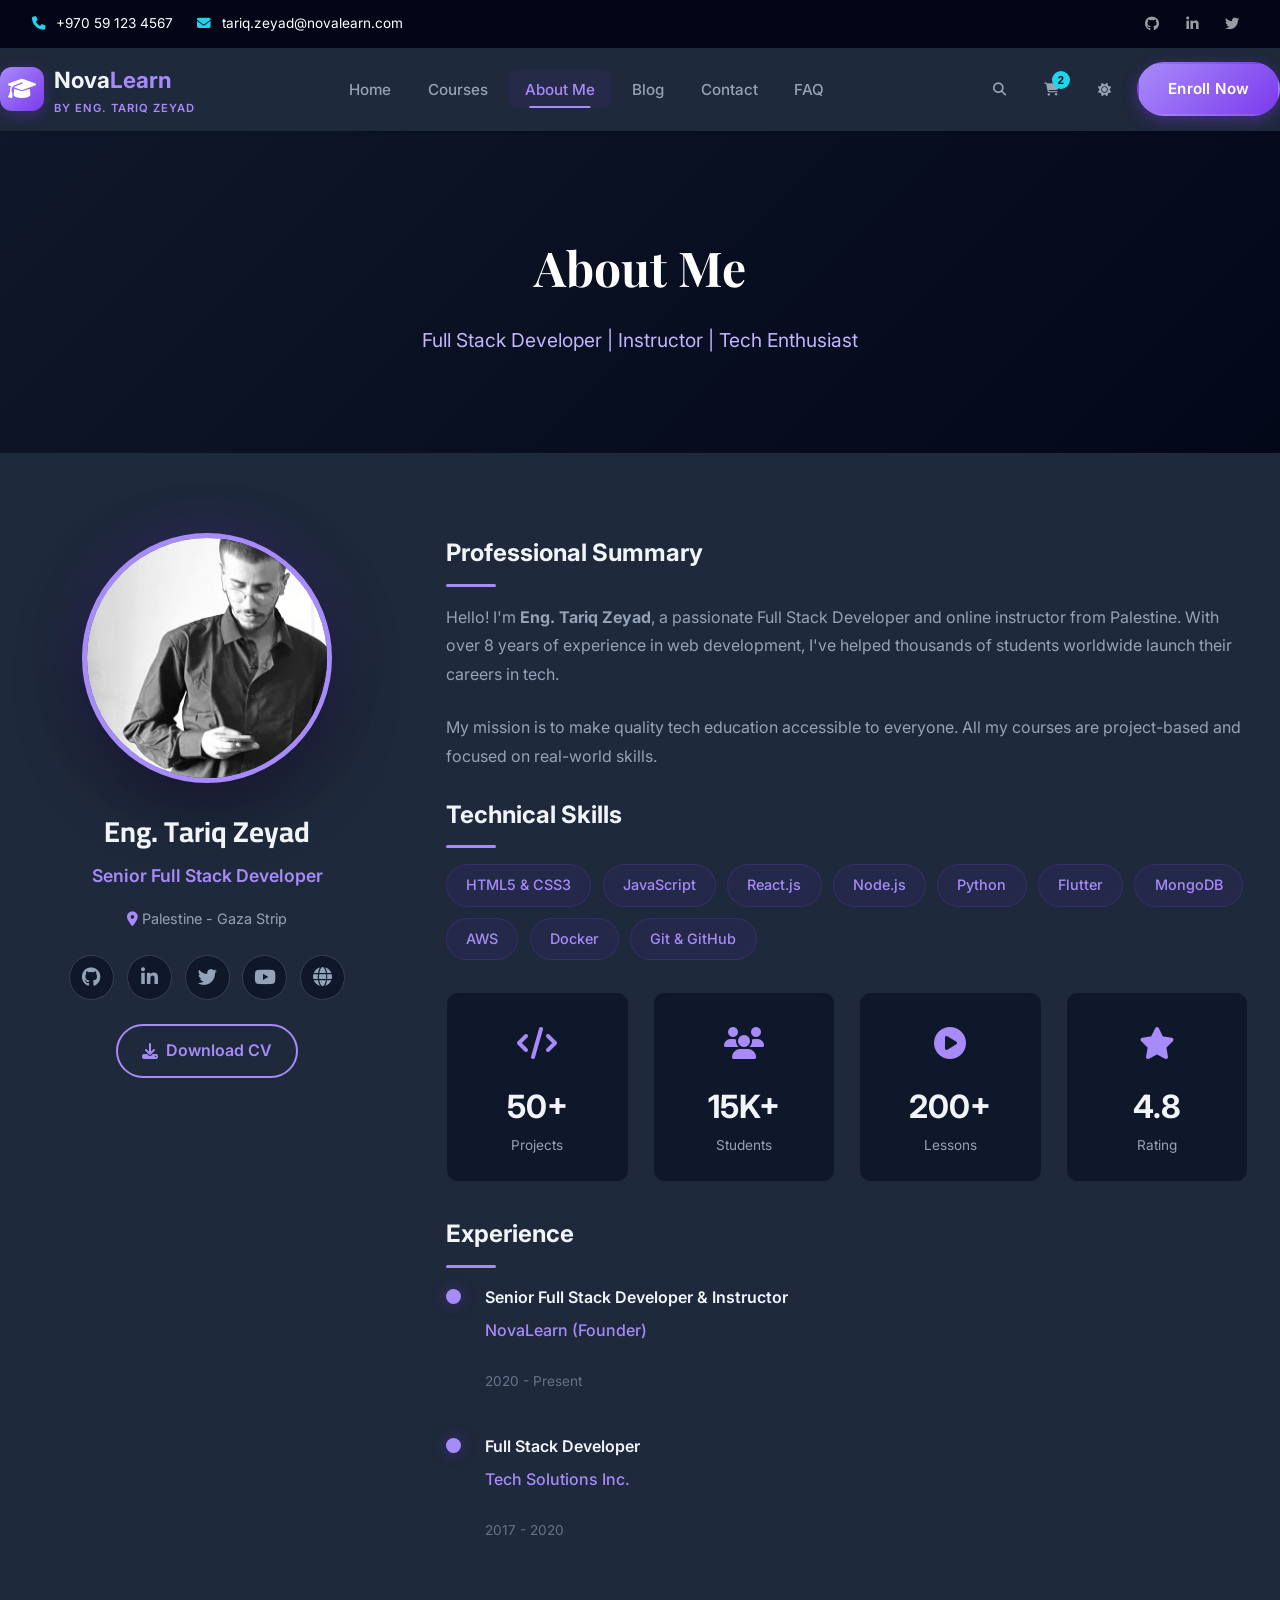
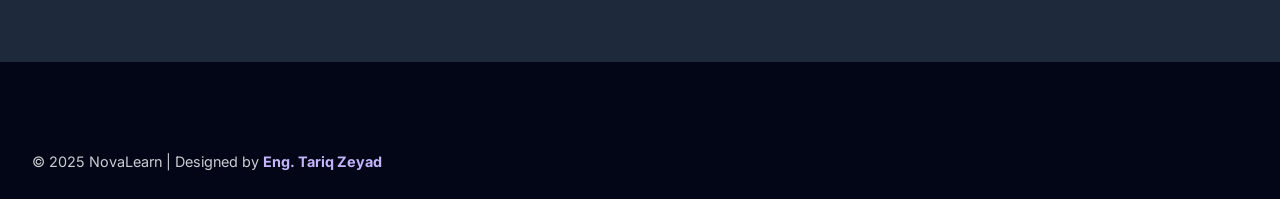
<file: about.html>
<!DOCTYPE html>
<html lang="en" dir="ltr" data-theme="dark">
<head>
  <meta charset="UTF-8">
  <meta name="viewport" content="width=device-width, initial-scale=1.0">
  <meta name="description" content="Eng. Tariq Zeyad - Senior Full Stack Developer from Palestine. 8+ years experience in web development and online education.">
  <title>About Eng. Tariq Zeyad | NovaLearn</title>
  
  <link rel="stylesheet" href="https://cdnjs.cloudflare.com/ajax/libs/font-awesome/6.5.1/css/all.min.css">
  <link href="https://fonts.googleapis.com/css2?family=Inter:wght@300;400;500;600;700;800&family=Playfair+Display:wght@500;600;700&family=Cairo:wght@400;600;700&display=swap" rel="stylesheet">
  <link rel="stylesheet" href="css/styles.css">
</head>
<body>
  <!-- TOP BAR -->
  <div class="top-bar">
    <div class="container">
      <div class="top-bar-left">
        <span><i class="fas fa-phone"></i> +970 59 123 4567</span>
        <span><i class="fas fa-envelope"></i> tariq.zeyad@novalearn.com</span>
      </div>
      <div class="top-bar-right">
        <a href="#"><i class="fab fa-github"></i></a>
        <a href="#"><i class="fab fa-linkedin-in"></i></a>
        <a href="#"><i class="fab fa-twitter"></i></a>
      </div>
    </div>
  </div>

  <!-- HEADER -->
  <header class="page-header" id="header">
    <div class="container header-inner">
      <a href="index.html" class="logo">
        <div class="logo-icon"><i class="fas fa-graduation-cap"></i></div>
        <div class="logo-text">
          <span class="logo-name">Nova<span class="highlight">Learn</span></span>
          <span class="logo-tagline">by Eng. Tariq Zeyad</span>
        </div>
      </a>
      <nav class="main-nav" id="mainNav">
        <ul class="nav-list">
          <li><a href="index.html" class="nav-link">Home</a></li>
          <li><a href="courses.html" class="nav-link">Courses</a></li>
          <li><a href="about.html" class="nav-link active">About Me</a></li>
          <li><a href="blog.html" class="nav-link">Blog</a></li>
          <li><a href="contact.html" class="nav-link">Contact</a></li>
          <li><a href="faq.html" class="nav-link">FAQ</a></li>
        </ul>
      </nav>
      <div class="header-actions">
        <button class="btn-icon search-trigger"><i class="fas fa-search"></i></button>
        <button class="btn-icon"><i class="fas fa-shopping-cart"></i><span class="cart-badge">2</span></button>
        <button class="btn-icon" id="themeToggle"><i class="fas fa-sun"></i></button>
        <a href="enroll.html" class="btn btn-primary">Enroll Now</a>
        <button class="mobile-menu-toggle"><i class="fas fa-bars"></i></button>
      </div>
    </div>
  </header>

  <main>
    <!-- ABOUT HERO -->
    <section class="about-hero">
      <div class="container">
        <h1>About Me</h1>
        <p class="subtitle">Full Stack Developer | Instructor | Tech Enthusiast</p>
      </div>
    </section>

    <!-- PROFILE -->
    <section class="about-profile-section">
      <div class="container">
        <div class="profile-grid">
          <div class="profile-sidebar">
            <img src="Me.jpg" alt="Eng. Tariq Zeyad" class="profile-avatar" onerror="this.src='https://ui-avatars.com/api/?name=Tariq+Zeyad&size=300&background=7c3aed&color=fff&bold=true'">
            <h2>Eng. Tariq Zeyad</h2>
            <p class="title">Senior Full Stack Developer</p>
            <p class="location"><i class="fas fa-map-marker-alt"></i> Palestine - Gaza Strip</p>
            <div class="profile-social-links">
              <a href="#" title="GitHub"><i class="fab fa-github"></i></a>
              <a href="#" title="LinkedIn"><i class="fab fa-linkedin-in"></i></a>
              <a href="#" title="Twitter"><i class="fab fa-twitter"></i></a>
              <a href="#" title="YouTube"><i class="fab fa-youtube"></i></a>
              <a href="#" title="Website"><i class="fas fa-globe"></i></a>
            </div>
            <a href="#" class="profile-download-btn"><i class="fas fa-download"></i> Download CV</a>
          </div>
          <div class="profile-main">
            <h3>Professional Summary</h3>
            <p>Hello! I'm <strong>Eng. Tariq Zeyad</strong>, a passionate Full Stack Developer and online instructor from Palestine. With over 8 years of experience in web development, I've helped thousands of students worldwide launch their careers in tech.</p>
            <p>My mission is to make quality tech education accessible to everyone. All my courses are project-based and focused on real-world skills.</p>
            
            <h3>Technical Skills</h3>
            <div class="skills-grid">
              <span class="skill-tag">HTML5 & CSS3</span>
              <span class="skill-tag">JavaScript</span>
              <span class="skill-tag">React.js</span>
              <span class="skill-tag">Node.js</span>
              <span class="skill-tag">Python</span>
              <span class="skill-tag">Flutter</span>
              <span class="skill-tag">MongoDB</span>
              <span class="skill-tag">AWS</span>
              <span class="skill-tag">Docker</span>
              <span class="skill-tag">Git & GitHub</span>
            </div>
            
            <div class="stats-cards">
              <div class="stat-card"><div class="stat-icon"><i class="fas fa-code"></i></div><div class="stat-value">50+</div><div class="stat-title">Projects</div></div>
              <div class="stat-card"><div class="stat-icon"><i class="fas fa-users"></i></div><div class="stat-value">15K+</div><div class="stat-title">Students</div></div>
              <div class="stat-card"><div class="stat-icon"><i class="fas fa-play-circle"></i></div><div class="stat-value">200+</div><div class="stat-title">Lessons</div></div>
              <div class="stat-card"><div class="stat-icon"><i class="fas fa-star"></i></div><div class="stat-value">4.8</div><div class="stat-title">Rating</div></div>
            </div>
            
            <h3>Experience</h3>
            <div class="timeline-item">
              <div class="timeline-dot"></div>
              <div class="timeline-content">
                <h4>Senior Full Stack Developer & Instructor</h4>
                <p class="company">NovaLearn (Founder)</p>
                <p class="period">2020 - Present</p>
              </div>
            </div>
            <div class="timeline-item">
              <div class="timeline-dot"></div>
              <div class="timeline-content">
                <h4>Full Stack Developer</h4>
                <p class="company">Tech Solutions Inc.</p>
                <p class="period">2017 - 2020</p>
              </div>
            </div>
          </div>
        </div>
      </div>
    </section>
  </main>

  <!-- FOOTER -->
  <footer class="main-footer">
    <div class="container">
      <div class="footer-bottom" style="border:none;"><p>&copy; 2025 NovaLearn | Designed by <strong>Eng. Tariq Zeyad</strong></p></div>
    </div>
  </footer>

  <div class="search-overlay" id="searchOverlay">
    <div class="search-container">
      <input type="text" placeholder="Search..." class="search-input">
      <button class="search-close"><i class="fas fa-times"></i></button>
    </div>
  </div>
  
  <button class="back-to-top" id="backToTop"><i class="fas fa-chevron-up"></i></button>
  <script src="js/main.js"></script>
</body>
</html>
</file>
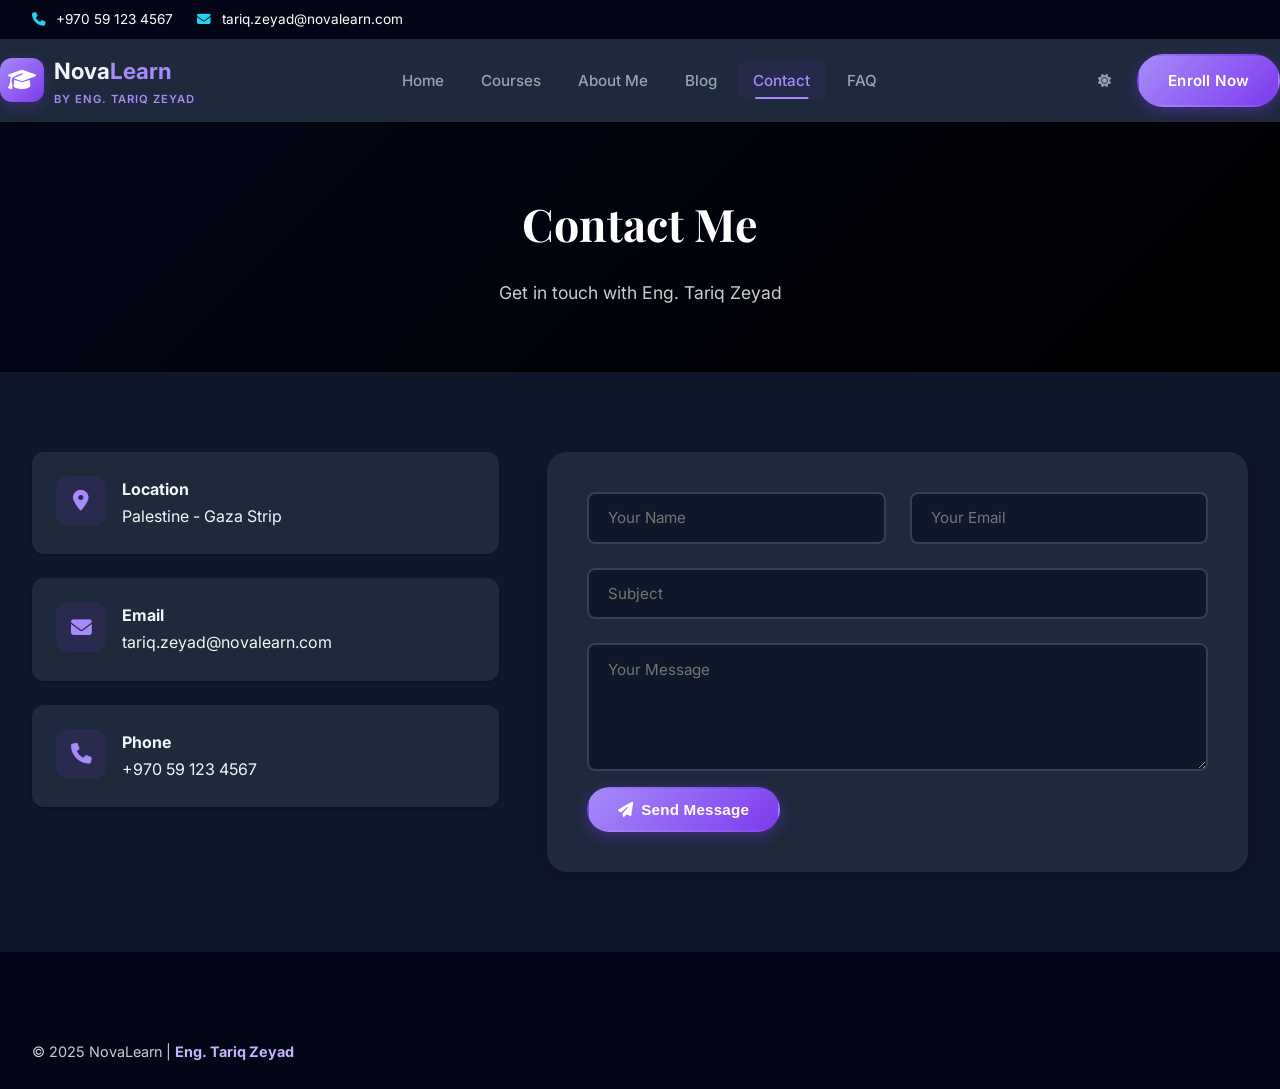
<file: contact.html>
<!DOCTYPE html>
<html lang="en" dir="ltr" data-theme="dark">
<head>
  <meta charset="UTF-8">
  <meta name="viewport" content="width=device-width, initial-scale=1.0">
  <meta name="description" content="Contact Eng. Tariq Zeyad - Full Stack Developer from Palestine. Available for freelance projects.">
  <title>Contact | NovaLearn </title>
  
  <link rel="stylesheet" href="https://cdnjs.cloudflare.com/ajax/libs/font-awesome/6.5.1/css/all.min.css">
  <link href="https://fonts.googleapis.com/css2?family=Inter:wght@300;400;500;600;700;800&family=Playfair+Display:wght@500;600;700&family=Cairo:wght@400;600;700&display=swap" rel="stylesheet">
  <link rel="stylesheet" href="css/styles.css">
</head>
<body>
  <div class="top-bar"><div class="container"><div class="top-bar-left"><span><i class="fas fa-phone"></i> +970 59 123 4567</span><span><i class="fas fa-envelope"></i> tariq.zeyad@novalearn.com</span></div></div></div>
  
  <header class="page-header" id="header">
    <div class="container header-inner">
      <a href="index.html" class="logo"><div class="logo-icon"><i class="fas fa-graduation-cap"></i></div><div class="logo-text"><span class="logo-name">Nova<span class="highlight">Learn</span></span><span class="logo-tagline">by Eng. Tariq Zeyad</span></div></a>
      <nav class="main-nav" id="mainNav">
        <ul class="nav-list">
          <li><a href="index.html" class="nav-link">Home</a></li>
          <li><a href="courses.html" class="nav-link">Courses</a></li>
          <li><a href="about.html" class="nav-link">About Me</a></li>
          <li><a href="blog.html" class="nav-link">Blog</a></li>
          <li><a href="contact.html" class="nav-link active">Contact</a></li>
          <li><a href="faq.html" class="nav-link">FAQ</a></li>
        </ul>
      </nav>
      <div class="header-actions">
        <button class="btn-icon" id="themeToggle"><i class="fas fa-sun"></i></button>
        <a href="enroll.html" class="btn btn-primary">Enroll Now</a>
        <button class="mobile-menu-toggle"><i class="fas fa-bars"></i></button>
      </div>
    </div>
  </header>

  <main>
    <section class="page-header-section"><div class="container"><h1>Contact Me</h1><p>Get in touch with Eng. Tariq Zeyad</p></div></section>
    
    <section class="contact-section">
      <div class="container">
        <div class="contact-grid">
          <div class="contact-info-cards">
            <div class="contact-info-card"><div class="icon"><i class="fas fa-map-marker-alt"></i></div><div><h4>Location</h4><p>Palestine - Gaza Strip</p></div></div>
            <div class="contact-info-card"><div class="icon"><i class="fas fa-envelope"></i></div><div><h4>Email</h4><p>tariq.zeyad@novalearn.com</p></div></div>
            <div class="contact-info-card"><div class="icon"><i class="fas fa-phone"></i></div><div><h4>Phone</h4><p>+970 59 123 4567</p></div></div>
          </div>
          <div class="contact-form-wrapper">
            <form>
              <div class="form-grid">
                <div class="form-group"><input type="text" placeholder="Your Name" required></div>
                <div class="form-group"><input type="email" placeholder="Your Email" required></div>
                <div class="form-group full-width"><input type="text" placeholder="Subject"></div>
                <div class="form-group full-width"><textarea rows="5" placeholder="Your Message" required></textarea></div>
              </div>
              <button type="submit" class="btn btn-primary" style="margin-top:1rem;"><i class="fas fa-paper-plane"></i> Send Message</button>
            </form>
          </div>
        </div>
      </div>
    </section>
  </main>

  <footer class="main-footer"><div class="container"><div class="footer-bottom" style="border:none;"><p>&copy; 2025 NovaLearn | <strong>Eng. Tariq Zeyad</strong></p></div></div></footer>
  <button class="back-to-top" id="backToTop"><i class="fas fa-chevron-up"></i></button>
  <script src="js/main.js"></script>
</body>
</html>
</file>
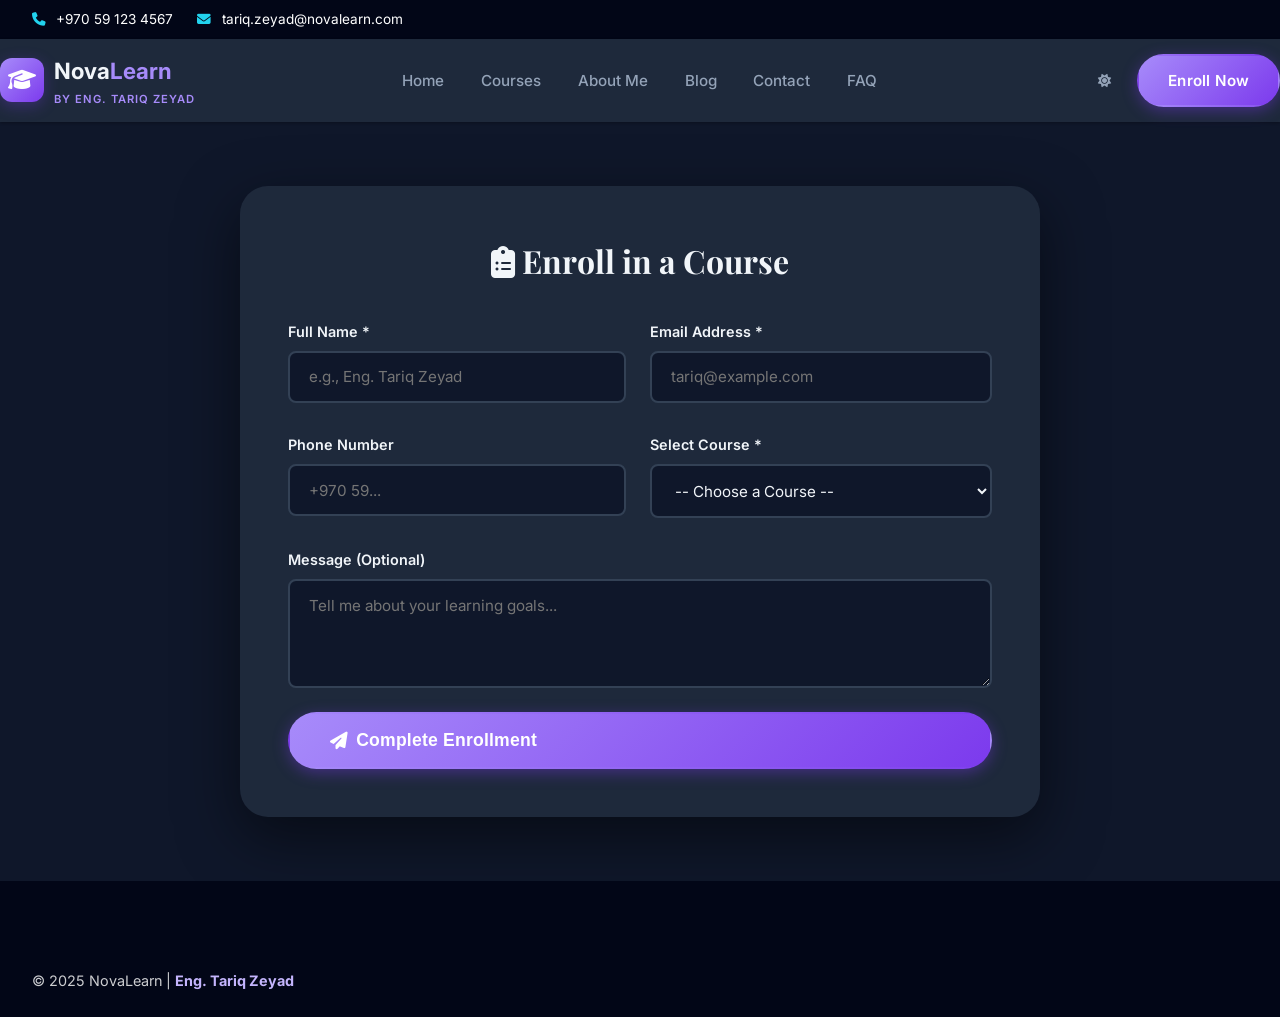
<file: enroll.html>
<!DOCTYPE html>
<html lang="en" dir="ltr" data-theme="dark">
<head>
  <meta charset="UTF-8">
  <meta name="viewport" content="width=device-width, initial-scale=1.0">
  <meta name="description" content="Enroll in premium online courses by Eng. Tariq Zeyad. Start your learning journey today.">
  <title>Enroll | NovaLearn </title>
  
  <link rel="stylesheet" href="https://cdnjs.cloudflare.com/ajax/libs/font-awesome/6.5.1/css/all.min.css">
  <link href="https://fonts.googleapis.com/css2?family=Inter:wght@300;400;500;600;700;800&family=Playfair+Display:wght@500;600;700&family=Cairo:wght@400;600;700&display=swap" rel="stylesheet">
  <link rel="stylesheet" href="css/styles.css">
</head>
<body>
  <!-- TOP BAR -->
  <div class="top-bar">
    <div class="container">
      <div class="top-bar-left">
        <span><i class="fas fa-phone"></i> +970 59 123 4567</span>
        <span><i class="fas fa-envelope"></i> tariq.zeyad@novalearn.com</span>
      </div>
    </div>
  </div>

  <!-- HEADER -->
  <header class="page-header" id="header">
    <div class="container header-inner">
      <a href="index.html" class="logo">
        <div class="logo-icon"><i class="fas fa-graduation-cap"></i></div>
        <div class="logo-text">
          <span class="logo-name">Nova<span class="highlight">Learn</span></span>
          <span class="logo-tagline">by Eng. Tariq Zeyad</span>
        </div>
      </a>
      <nav class="main-nav" id="mainNav">
        <ul class="nav-list">
          <li><a href="index.html" class="nav-link">Home</a></li>
          <li><a href="courses.html" class="nav-link">Courses</a></li>
          <li><a href="about.html" class="nav-link">About Me</a></li>
          <li><a href="blog.html" class="nav-link">Blog</a></li>
          <li><a href="contact.html" class="nav-link">Contact</a></li>
          <li><a href="faq.html" class="nav-link">FAQ</a></li>
        </ul>
      </nav>
      <div class="header-actions">
        <button class="btn-icon" id="themeToggle"><i class="fas fa-sun"></i></button>
        <a href="enroll.html" class="btn btn-primary">Enroll Now</a>
        <button class="mobile-menu-toggle"><i class="fas fa-bars"></i></button>
      </div>
    </div>
  </header>

  <main>
    <!-- ENROLL FORM -->
    <section class="enroll-section">
      <div class="container">
        <div class="enroll-wrapper">
          <h2><i class="fas fa-clipboard-list"></i> Enroll in a Course</h2>
          <form id="enrollForm" novalidate>
            <div class="form-grid">
              <div class="form-group">
                <label for="fullName">Full Name *</label>
                <input type="text" id="fullName" placeholder="e.g., Eng. Tariq Zeyad" required>
                <div class="error-message" id="nameError"></div>
              </div>
              <div class="form-group">
                <label for="email">Email Address *</label>
                <input type="email" id="email" placeholder="tariq@example.com" required>
                <div class="error-message" id="emailError"></div>
              </div>
              <div class="form-group">
                <label for="phone">Phone Number</label>
                <input type="tel" id="phone" placeholder="+970 59...">
              </div>
              <div class="form-group">
                <label for="course">Select Course *</label>
                <select id="course" required>
                  <option value="">-- Choose a Course --</option>
                  <option value="1">Full Stack Web Development Bootcamp</option>
                  <option value="2">UI/UX Design Masterclass</option>
                  <option value="3">Mobile App Development with Flutter</option>
                  <option value="4">Python for Data Science & AI</option>
                  <option value="5">Cloud Computing with AWS</option>
                  <option value="6">Digital Marketing Mastery</option>
                </select>
                <div class="error-message" id="courseError"></div>
              </div>
              <div class="form-group full-width">
                <label for="message">Message (Optional)</label>
                <textarea id="message" rows="4" placeholder="Tell me about your learning goals..."></textarea>
              </div>
            </div>
            <button type="submit" class="btn btn-primary btn-lg" style="width:100%;margin-top:1.5rem;">
              <i class="fas fa-paper-plane"></i> Complete Enrollment
            </button>
          </form>
          <div id="successMessage" class="success-message hidden">
            <i class="fas fa-check-circle"></i> Thank you for enrolling! Check your email for confirmation. - Eng. Tariq Zeyad
          </div>
        </div>
      </div>
    </section>
  </main>

  <footer class="main-footer">
    <div class="container">
      <div class="footer-bottom" style="border:none;"><p>&copy; 2025 NovaLearn | <strong>Eng. Tariq Zeyad</strong></p></div>
    </div>
  </footer>

  <div class="search-overlay" id="searchOverlay">
    <div class="search-container">
      <input type="text" placeholder="Search..." class="search-input">
      <button class="search-close"><i class="fas fa-times"></i></button>
    </div>
  </div>
  
  <button class="back-to-top" id="backToTop"><i class="fas fa-chevron-up"></i></button>
  <script src="js/main.js"></script>
</body>
</html>
</file>
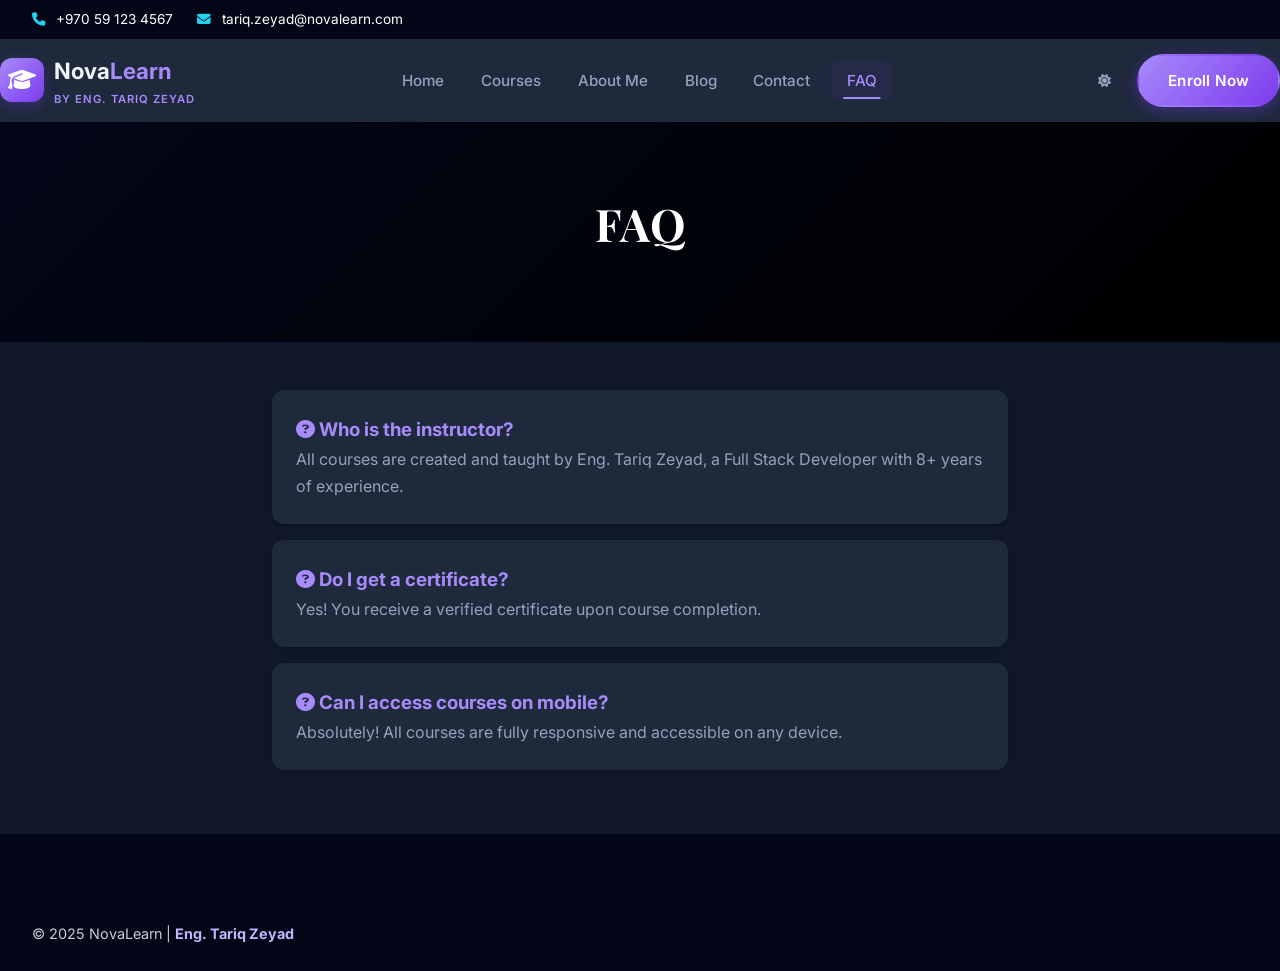
<file: faq.html>
<!DOCTYPE html>
<html lang="en" dir="ltr" data-theme="dark">
<head>
  <meta charset="UTF-8">
  <meta name="viewport" content="width=device-width, initial-scale=1.0">
  <meta name="description" content="Frequently Asked Questions about NovaLearn courses by Eng. Tariq Zeyad.">
  <title>FAQ | NovaLearn </title>
  
  <link rel="stylesheet" href="https://cdnjs.cloudflare.com/ajax/libs/font-awesome/6.5.1/css/all.min.css">
  <link href="https://fonts.googleapis.com/css2?family=Inter:wght@300;400;500;600;700;800&family=Playfair+Display:wght@500;600;700&family=Cairo:wght@400;600;700&display=swap" rel="stylesheet">
  <link rel="stylesheet" href="css/styles.css">
</head>
<body>
  <div class="top-bar"><div class="container"><div class="top-bar-left"><span><i class="fas fa-phone"></i> +970 59 123 4567</span><span><i class="fas fa-envelope"></i> tariq.zeyad@novalearn.com</span></div></div></div>
  
  <header class="page-header" id="header">
    <div class="container header-inner">
      <a href="index.html" class="logo"><div class="logo-icon"><i class="fas fa-graduation-cap"></i></div><div class="logo-text"><span class="logo-name">Nova<span class="highlight">Learn</span></span><span class="logo-tagline">by Eng. Tariq Zeyad</span></div></a>
      <nav class="main-nav" id="mainNav">
        <ul class="nav-list">
          <li><a href="index.html" class="nav-link">Home</a></li>
          <li><a href="courses.html" class="nav-link">Courses</a></li>
          <li><a href="about.html" class="nav-link">About Me</a></li>
          <li><a href="blog.html" class="nav-link">Blog</a></li>
          <li><a href="contact.html" class="nav-link">Contact</a></li>
          <li><a href="faq.html" class="nav-link active">FAQ</a></li>
        </ul>
      </nav>
      <div class="header-actions">
        <button class="btn-icon" id="themeToggle"><i class="fas fa-sun"></i></button>
        <a href="enroll.html" class="btn btn-primary">Enroll Now</a>
        <button class="mobile-menu-toggle"><i class="fas fa-bars"></i></button>
      </div>
    </div>
  </header>

  <main>
    <section class="page-header-section"><div class="container"><h1>FAQ</h1></div></section>
    
    <section style="padding:3rem 0;">
      <div class="container" style="max-width:800px;">
        <div style="background:var(--bg-secondary);padding:1.5rem;border-radius:12px;margin-bottom:1rem;box-shadow:var(--shadow-sm);">
          <h3 style="color:var(--primary);"><i class="fas fa-question-circle"></i> Who is the instructor?</h3>
          <p style="color:var(--text-secondary);">All courses are created and taught by Eng. Tariq Zeyad, a Full Stack Developer with 8+ years of experience.</p>
        </div>
        <div style="background:var(--bg-secondary);padding:1.5rem;border-radius:12px;margin-bottom:1rem;box-shadow:var(--shadow-sm);">
          <h3 style="color:var(--primary);"><i class="fas fa-question-circle"></i> Do I get a certificate?</h3>
          <p style="color:var(--text-secondary);">Yes! You receive a verified certificate upon course completion.</p>
        </div>
        <div style="background:var(--bg-secondary);padding:1.5rem;border-radius:12px;margin-bottom:1rem;box-shadow:var(--shadow-sm);">
          <h3 style="color:var(--primary);"><i class="fas fa-question-circle"></i> Can I access courses on mobile?</h3>
          <p style="color:var(--text-secondary);">Absolutely! All courses are fully responsive and accessible on any device.</p>
        </div>
      </div>
    </section>
  </main>

  <footer class="main-footer"><div class="container"><div class="footer-bottom" style="border:none;"><p>&copy; 2025 NovaLearn | <strong>Eng. Tariq Zeyad</strong></p></div></div></footer>
  <button class="back-to-top" id="backToTop"><i class="fas fa-chevron-up"></i></button>
  <script src="js/main.js"></script>
</body>
</html>
</file>
<file: css/styles.css>
/* ============================================
   NOVALERN - COMPLETE STYLESHEET
   Designed by Eng. Tariq Zeyad
   Palestine - Gaza Strip
   SEO-Friendly | Dark/Light Mode | Responsive
   ============================================ */

/* ----- CSS VARIABLES ----- */
:root {
  --primary: #7c3aed;
  --primary-dark: #6d28d9;
  --primary-light: #a78bfa;
  --secondary: #1e293b;
  --accent: #06b6d4;
  
  --bg-primary: #f8fafc;
  --bg-secondary: #ffffff;
  --bg-dark: #0f172a;
  --bg-darker: #020617;
  
  --text-primary: #1e293b;
  --text-secondary: #64748b;
  --text-light: #94a3b8;
  --text-white: #ffffff;
  
  --border: #e2e8f0;
  --border-light: #f1f5f9;
  
  --shadow-sm: 0 1px 3px rgba(0,0,0,0.08);
  --shadow-md: 0 4px 20px rgba(0,0,0,0.08);
  --shadow-lg: 0 10px 40px rgba(0,0,0,0.1);
  --shadow-xl: 0 20px 60px rgba(0,0,0,0.12);
  --shadow-glow: 0 0 30px rgba(124,58,237,0.3);
  
  --radius-sm: 8px;
  --radius-md: 12px;
  --radius-lg: 20px;
  --radius-xl: 28px;
  
  --font-primary: 'Inter', system-ui, -apple-system, sans-serif;
  --font-display: 'Playfair Display', Georgia, serif;
  --font-arabic: 'Cairo', 'Segoe UI', sans-serif;
  
  --transition: all 0.3s cubic-bezier(0.4, 0, 0.2, 1);
  --transition-fast: all 0.15s ease;
}

/* ----- DARK MODE ----- */
[data-theme="dark"] {
  --primary: #a78bfa;
  --primary-dark: #7c3aed;
  --primary-light: #c4b5fd;
  --accent: #22d3ee;
  
  --bg-primary: #0f172a;
  --bg-secondary: #1e293b;
  --bg-dark: #020617;
  --bg-darker: #000000;
  
  --text-primary: #f1f5f9;
  --text-secondary: #94a3b8;
  --text-light: #64748b;
  
  --border: #334155;
  --border-light: #1e293b;
  
  --shadow-sm: 0 1px 3px rgba(0,0,0,0.3);
  --shadow-md: 0 4px 20px rgba(0,0,0,0.3);
  --shadow-lg: 0 10px 40px rgba(0,0,0,0.4);
  --shadow-xl: 0 20px 60px rgba(0,0,0,0.5);
  --shadow-glow: 0 0 30px rgba(124,58,237,0.5);
}

/* ----- RESET & BASE ----- */
*, *::before, *::after {
  margin: 0;
  padding: 0;
  box-sizing: border-box;
}

html {
  scroll-behavior: smooth;
  font-size: 16px;
}

body {
  font-family: var(--font-primary);
  background: var(--bg-primary);
  color: var(--text-primary);
  line-height: 1.7;
  overflow-x: hidden;
  transition: background 0.3s ease, color 0.3s ease;
}

.container {
  max-width: 1280px;
  margin: 0 auto;
  padding: 0 2rem;
}

img {
  max-width: 100%;
  height: auto;
  display: block;
}

a {
  text-decoration: none;
  color: inherit;
  transition: var(--transition-fast);
}

ul {
  list-style: none;
}

/* ----- SCROLLBAR ----- */
::-webkit-scrollbar {
  width: 8px;
}

::-webkit-scrollbar-track {
  background: var(--border-light);
}

::-webkit-scrollbar-thumb {
  background: var(--primary);
  border-radius: 4px;
}

::-webkit-scrollbar-thumb:hover {
  background: var(--primary-dark);
}

/* ============================================
   TOP BAR
   ============================================ */
.top-bar {
  background: var(--bg-dark);
  color: var(--text-white);
  font-size: 0.85rem;
  padding: 0.5rem 0;
}

.top-bar .container {
  display: flex;
  justify-content: space-between;
  align-items: center;
  flex-wrap: wrap;
  gap: 0.5rem;
}

.top-bar-left {
  display: flex;
  gap: 1.5rem;
}

.top-bar-left span i {
  color: var(--accent);
  margin-right: 0.4rem;
}

.top-bar-right {
  display: flex;
  gap: 0.5rem;
}

.top-bar-right a {
  color: rgba(255,255,255,0.6);
  width: 32px;
  height: 32px;
  border-radius: 50%;
  display: flex;
  align-items: center;
  justify-content: center;
  transition: var(--transition);
  font-size: 0.9rem;
}

.top-bar-right a:hover {
  background: var(--primary);
  color: white;
  box-shadow: var(--shadow-glow);
}

/* ============================================
   HEADER
   ============================================ */
.page-header {
  background: var(--bg-secondary);
  backdrop-filter: blur(20px);
  box-shadow: var(--shadow-sm);
  position: sticky;
  top: 0;
  z-index: 1000;
  transition: var(--transition);
}

.page-header.scrolled {
  box-shadow: var(--shadow-md);
}

.header-inner {
  display: flex;
  align-items: center;
  justify-content: space-between;
  padding: 0.8rem 0;
  gap: 1.5rem;
}

.logo {
  display: flex;
  align-items: center;
  gap: 0.6rem;
}

.logo-icon {
  background: linear-gradient(135deg, var(--primary), var(--primary-dark));
  width: 44px;
  height: 44px;
  border-radius: 12px;
  display: flex;
  align-items: center;
  justify-content: center;
  color: white;
  font-size: 1.4rem;
  box-shadow: 0 4px 15px rgba(124,58,237,0.3);
}

.logo-text {
  display: flex;
  flex-direction: column;
}

.logo-name {
  font-size: 1.4rem;
  font-weight: 700;
  color: var(--text-primary);
}

.logo-name .highlight {
  color: var(--primary);
}

.logo-tagline {
  font-size: 0.7rem;
  color: var(--primary);
  text-transform: uppercase;
  letter-spacing: 1px;
  font-weight: 600;
}

/* Navigation */
.main-nav .nav-list {
  display: flex;
  gap: 0.3rem;
}

.nav-link {
  padding: 0.6rem 1rem;
  border-radius: var(--radius-sm);
  font-weight: 500;
  font-size: 0.95rem;
  color: var(--text-secondary);
  transition: var(--transition);
  position: relative;
}

.nav-link::after {
  content: '';
  position: absolute;
  bottom: 0;
  left: 50%;
  transform: translateX(-50%);
  width: 0;
  height: 2px;
  background: var(--primary);
  transition: var(--transition);
}

.nav-link:hover,
.nav-link.active {
  color: var(--primary);
  background: rgba(124,58,237,0.08);
}

.nav-link:hover::after,
.nav-link.active::after {
  width: 60%;
}

.header-actions {
  display: flex;
  align-items: center;
  gap: 0.8rem;
}

.btn-icon {
  background: none;
  border: none;
  width: 40px;
  height: 40px;
  border-radius: 50%;
  display: flex;
  align-items: center;
  justify-content: center;
  cursor: pointer;
  color: var(--text-secondary);
  position: relative;
  transition: var(--transition);
}

.btn-icon:hover {
  background: var(--border-light);
  color: var(--primary);
}

.cart-badge {
  position: absolute;
  top: 2px;
  right: 2px;
  background: var(--accent);
  color: var(--bg-dark);
  font-size: 0.7rem;
  width: 18px;
  height: 18px;
  border-radius: 50%;
  display: flex;
  align-items: center;
  justify-content: center;
  font-weight: 700;
}

.mobile-menu-toggle {
  display: none;
  background: none;
  border: none;
  font-size: 1.5rem;
  cursor: pointer;
  color: var(--text-primary);
}

/* ============================================
   BUTTONS
   ============================================ */
.btn {
  display: inline-flex;
  align-items: center;
  gap: 0.5rem;
  padding: 0.75rem 1.8rem;
  border-radius: 50px;
  font-weight: 600;
  font-size: 0.95rem;
  cursor: pointer;
  transition: var(--transition);
  border: 2px solid transparent;
  letter-spacing: 0.2px;
  white-space: nowrap;
}

.btn-primary {
  background: linear-gradient(135deg, var(--primary), var(--primary-dark));
  color: white;
  box-shadow: 0 4px 15px rgba(124,58,237,0.4);
}

.btn-primary:hover {
  transform: translateY(-3px);
  box-shadow: 0 8px 30px rgba(124,58,237,0.55);
}

.btn-secondary {
  background: var(--secondary);
  color: white;
}

.btn-outline {
  background: transparent;
  border-color: var(--primary);
  color: var(--primary);
}

.btn-outline:hover {
  background: var(--primary);
  color: white;
  box-shadow: var(--shadow-glow);
}

.btn-lg {
  padding: 1rem 2.5rem;
  font-size: 1.1rem;
}

.btn-sm {
  padding: 0.5rem 1.2rem;
  font-size: 0.85rem;
}

/* ============================================
   SEARCH OVERLAY
   ============================================ */
.search-overlay {
  position: fixed;
  inset: 0;
  background: rgba(0,0,0,0.95);
  z-index: 2000;
  display: flex;
  align-items: flex-start;
  justify-content: center;
  padding-top: 15vh;
  opacity: 0;
  visibility: hidden;
  transition: var(--transition);
}

.search-overlay.active {
  opacity: 1;
  visibility: visible;
}

.search-container {
  width: 90%;
  max-width: 700px;
  display: flex;
  gap: 1rem;
}

.search-input {
  flex: 1;
  padding: 1.2rem 1.5rem;
  border-radius: 50px;
  border: 2px solid var(--primary);
  font-size: 1.2rem;
  background: white;
  color: #1e293b;
}

.search-close {
  background: var(--primary);
  color: white;
  border: none;
  width: 55px;
  height: 55px;
  border-radius: 50%;
  font-size: 1.3rem;
  cursor: pointer;
  transition: var(--transition);
}

.search-close:hover {
  background: var(--primary-dark);
  transform: rotate(90deg);
}

/* ============================================
   HERO SECTION
   ============================================ */
.hero-section {
  position: relative;
  min-height: 90vh;
  display: flex;
  align-items: center;
  overflow: hidden;
}

.hero-bg {
  position: absolute;
  inset: 0;
  background: linear-gradient(135deg, rgba(15,23,42,0.93) 0%, rgba(2,6,23,0.9) 100%),
              url('https://images.unsplash.com/photo-1517245386807-bb43f82c33c4?w=1920&q=80') center/cover no-repeat;
  z-index: 0;
}

.hero-content {
  position: relative;
  z-index: 1;
  max-width: 650px;
  color: white;
}

.hero-badge {
  display: inline-flex;
  align-items: center;
  gap: 0.5rem;
  background: rgba(255,255,255,0.1);
  backdrop-filter: blur(10px);
  padding: 0.5rem 1.2rem;
  border-radius: 50px;
  font-size: 0.9rem;
  margin-bottom: 1.5rem;
  border: 1px solid rgba(255,255,255,0.2);
  animation: pulse 2s infinite;
}

@keyframes pulse {
  0%, 100% { box-shadow: 0 0 0 0 rgba(6,182,212,0.4); }
  50% { box-shadow: 0 0 0 15px rgba(6,182,212,0); }
}

.hero-badge i {
  color: var(--accent);
}

.hero-content h1 {
  font-family: var(--font-display);
  font-size: 4rem;
  font-weight: 700;
  line-height: 1.15;
  margin-bottom: 1.5rem;
}

.hero-content h1 .highlight {
  color: var(--accent);
}

.hero-content p {
  font-size: 1.2rem;
  color: rgba(255,255,255,0.85);
  margin-bottom: 2.5rem;
  line-height: 1.8;
}

.hero-buttons {
  display: flex;
  gap: 1rem;
  flex-wrap: wrap;
}

.hero-stats {
  display: flex;
  gap: 3rem;
  margin-top: 3rem;
  padding-top: 2rem;
  border-top: 1px solid rgba(255,255,255,0.15);
}

.stat-item {
  text-align: center;
}

.stat-number {
  font-size: 2.5rem;
  font-weight: 700;
  color: var(--accent);
  font-family: var(--font-display);
}

.stat-label {
  font-size: 0.9rem;
  color: rgba(255,255,255,0.65);
}

/* ============================================
   PARTNERS SECTION
   ============================================ */
.partners-section {
  padding: 2rem 0;
  background: var(--bg-secondary);
  border-bottom: 1px solid var(--border);
}

.partners-grid {
  display: flex;
  justify-content: space-around;
  align-items: center;
  flex-wrap: wrap;
  gap: 2rem;
  opacity: 0.5;
  filter: grayscale(100%);
  transition: var(--transition);
}

.partners-grid:hover {
  opacity: 0.8;
  filter: grayscale(0%);
}

.partner-logo {
  font-size: 1.5rem;
  font-weight: 700;
  color: var(--text-secondary);
  display: flex;
  align-items: center;
  gap: 0.5rem;
}

/* ============================================
   FEATURES SECTION
   ============================================ */
.features-section {
  padding: 5rem 0;
  background: var(--bg-secondary);
}

.section-header {
  text-align: center;
  margin-bottom: 3rem;
}

.section-header h2 {
  font-family: var(--font-display);
  font-size: 2.5rem;
  margin-bottom: 1rem;
}

.section-header p {
  color: var(--text-secondary);
  font-size: 1.1rem;
}

.features-grid {
  display: grid;
  grid-template-columns: repeat(auto-fit, minmax(250px, 1fr));
  gap: 2rem;
}

.feature-card {
  text-align: center;
  padding: 2rem;
  border-radius: var(--radius-lg);
  transition: var(--transition);
  border: 1px solid transparent;
  background: var(--bg-secondary);
}

.feature-card:hover {
  border-color: var(--border);
  box-shadow: var(--shadow-lg);
  transform: translateY(-5px);
}

.feature-icon {
  width: 70px;
  height: 70px;
  border-radius: 20px;
  display: flex;
  align-items: center;
  justify-content: center;
  margin: 0 auto 1.5rem;
  font-size: 1.8rem;
  background: linear-gradient(135deg, rgba(124,58,237,0.12), rgba(124,58,237,0.05));
  color: var(--primary);
}

.feature-card h3 {
  margin-bottom: 0.8rem;
  font-weight: 600;
}

.feature-card p {
  color: var(--text-secondary);
  font-size: 0.95rem;
}

/* ============================================
   COURSES SECTIONS
   ============================================ */
.courses-section {
  padding: 5rem 0;
  background: var(--bg-primary);
}

.section-header-with-link {
  display: flex;
  justify-content: space-between;
  align-items: center;
  margin-bottom: 3rem;
}

.section-header-with-link h2 {
  font-family: var(--font-display);
  font-size: 2.5rem;
}

.view-all-link {
  color: var(--primary);
  font-weight: 600;
  display: flex;
  align-items: center;
  gap: 0.5rem;
  transition: var(--transition);
}

.view-all-link:hover {
  gap: 0.8rem;
}

.course-grid {
  display: grid;
  grid-template-columns: repeat(auto-fill, minmax(340px, 1fr));
  gap: 2rem;
}

.course-card {
  background: var(--bg-secondary);
  border-radius: var(--radius-lg);
  overflow: hidden;
  box-shadow: var(--shadow-sm);
  transition: var(--transition);
  cursor: pointer;
  border: 1px solid var(--border-light);
}

.course-card:hover {
  box-shadow: var(--shadow-xl);
  transform: translateY(-8px);
}

.course-card-image {
  height: 200px;
  position: relative;
  overflow: hidden;
}

.course-card-image img {
  width: 100%;
  height: 100%;
  object-fit: cover;
  transition: var(--transition);
}

.course-card:hover .course-card-image img {
  transform: scale(1.08);
}

.course-badge {
  position: absolute;
  top: 1rem;
  left: 1rem;
  background: var(--primary);
  color: white;
  padding: 0.3rem 0.8rem;
  border-radius: 20px;
  font-size: 0.8rem;
  font-weight: 600;
}

.course-badge.hot {
  background: #ef4444;
  animation: pulse 2s infinite;
}

.course-card-body {
  padding: 1.5rem;
}

.course-category {
  color: var(--primary);
  font-size: 0.85rem;
  font-weight: 600;
  text-transform: uppercase;
  letter-spacing: 0.5px;
  margin-bottom: 0.5rem;
}

.course-card-body h3 {
  font-size: 1.2rem;
  margin-bottom: 0.5rem;
  font-weight: 600;
}

.course-meta {
  display: flex;
  gap: 1rem;
  color: var(--text-secondary);
  font-size: 0.85rem;
  margin-bottom: 1rem;
  flex-wrap: wrap;
}

.course-meta span {
  display: flex;
  align-items: center;
  gap: 0.3rem;
}

.course-card-footer {
  display: flex;
  justify-content: space-between;
  align-items: center;
  padding-top: 1rem;
  border-top: 1px solid var(--border-light);
}

.course-price {
  font-size: 1.3rem;
  font-weight: 700;
  color: var(--text-primary);
}

.course-price .old-price {
  text-decoration: line-through;
  color: var(--text-light);
  font-size: 0.9rem;
  font-weight: 400;
  margin-right: 0.5rem;
}

.course-rating {
  display: flex;
  align-items: center;
  gap: 0.3rem;
  color: var(--accent);
  font-size: 0.9rem;
}

/* ============================================
   CTA SECTION
   ============================================ */
.cta-section {
  padding: 5rem 0;
  background: linear-gradient(135deg, var(--primary), var(--primary-dark));
  color: white;
  text-align: center;
}

.cta-section h2 {
  font-family: var(--font-display);
  font-size: 2.5rem;
  margin-bottom: 1rem;
}

.cta-section p {
  color: rgba(255,255,255,0.85);
  font-size: 1.1rem;
  margin-bottom: 2rem;
}

/* ============================================
   PAGE HEADER (Courses, Blog, etc.)
   ============================================ */
.page-header-section {
  background: linear-gradient(135deg, var(--bg-dark), var(--bg-darker));
  color: white;
  padding: 4rem 0;
  text-align: center;
}

.page-header-section h1 {
  font-family: var(--font-display);
  font-size: 2.8rem;
  margin-bottom: 1rem;
}

.page-header-section p {
  color: rgba(255,255,255,0.8);
  font-size: 1.1rem;
}

/* ============================================
   FILTERS BAR
   ============================================ */
.filters-bar {
  padding: 2rem 0;
  background: var(--bg-secondary);
  border-bottom: 1px solid var(--border);
  position: sticky;
  top: 80px;
  z-index: 100;
}

.filter-wrapper {
  display: flex;
  gap: 1rem;
  flex-wrap: wrap;
  align-items: center;
}

.filter-btn {
  padding: 0.5rem 1.2rem;
  border-radius: 50px;
  border: 1px solid var(--border);
  background: var(--bg-secondary);
  color: var(--text-primary);
  cursor: pointer;
  font-size: 0.9rem;
  transition: var(--transition);
  font-weight: 500;
}

.filter-btn.active,
.filter-btn:hover {
  background: var(--primary);
  color: white;
  border-color: var(--primary);
}

.courses-grid-section {
  padding: 3rem 0;
  background: var(--bg-primary);
}

/* ============================================
   ABOUT PAGE
   ============================================ */
.about-hero {
  background: linear-gradient(135deg, rgba(15,23,42,0.93), rgba(2,6,23,0.9)),
              url('https://images.unsplash.com/photo-1555066931-4365d14bab8c?w=1920&q=80') center/cover;
  color: white;
  padding: 6rem 0;
  text-align: center;
}

.about-hero h1 {
  font-family: var(--font-display);
  font-size: 3rem;
  margin-bottom: 1rem;
}

.about-hero .subtitle {
  font-size: 1.2rem;
  color: var(--primary-light);
}

.about-profile-section {
  padding: 5rem 0;
  background: var(--bg-secondary);
}

.profile-grid {
  display: grid;
  grid-template-columns: 350px 1fr;
  gap: 4rem;
  align-items: start;
}

.profile-sidebar {
  text-align: center;
}

.profile-avatar {
  width: 250px;
  height: 250px;
  border-radius: 50%;
  object-fit: cover;
  border: 5px solid var(--primary);
  box-shadow: var(--shadow-xl), 0 0 50px rgba(124,58,237,0.25);
  margin: 0 auto 1.5rem;
}

.profile-sidebar h2 {
  font-family: var(--font-arabic);
  font-size: 1.8rem;
  color: var(--text-primary);
  margin-bottom: 0.3rem;
}

.profile-sidebar .title {
  color: var(--primary);
  font-weight: 600;
  font-size: 1.1rem;
  margin-bottom: 1rem;
}

.profile-sidebar .location {
  color: var(--text-secondary);
  font-size: 0.9rem;
  margin-bottom: 1.5rem;
}

.profile-sidebar .location i {
  color: var(--primary);
}

.profile-social-links {
  display: flex;
  justify-content: center;
  gap: 0.8rem;
  margin-bottom: 1.5rem;
}

.profile-social-links a {
  width: 45px;
  height: 45px;
  border-radius: 50%;
  background: var(--bg-primary);
  display: flex;
  align-items: center;
  justify-content: center;
  color: var(--text-secondary);
  font-size: 1.2rem;
  transition: var(--transition);
  border: 1px solid var(--border);
}

.profile-social-links a:hover {
  background: var(--primary);
  color: white;
  border-color: var(--primary);
  box-shadow: var(--shadow-glow);
  transform: translateY(-3px);
}

.profile-download-btn {
  display: inline-flex;
  align-items: center;
  gap: 0.5rem;
  padding: 0.7rem 1.5rem;
  border: 2px solid var(--primary);
  border-radius: 50px;
  color: var(--primary);
  font-weight: 600;
  transition: var(--transition);
}

.profile-download-btn:hover {
  background: var(--primary);
  color: white;
}

.profile-main h3 {
  font-size: 1.5rem;
  margin-bottom: 1rem;
  color: var(--text-primary);
  position: relative;
  padding-bottom: 0.8rem;
}

.profile-main h3::after {
  content: '';
  position: absolute;
  bottom: 0;
  left: 0;
  width: 50px;
  height: 3px;
  background: var(--primary);
  border-radius: 3px;
}

.profile-main p {
  color: var(--text-secondary);
  margin-bottom: 1.5rem;
  line-height: 1.8;
}

.skills-grid {
  display: flex;
  flex-wrap: wrap;
  gap: 0.7rem;
  margin-bottom: 2rem;
}

.skill-tag {
  padding: 0.5rem 1.2rem;
  background: rgba(124,58,237,0.08);
  color: var(--primary);
  border-radius: 50px;
  font-size: 0.9rem;
  font-weight: 500;
  border: 1px solid rgba(124,58,237,0.2);
}

.stats-cards {
  display: grid;
  grid-template-columns: repeat(4, 1fr);
  gap: 1.5rem;
  margin: 2rem 0;
}

.stat-card {
  background: var(--bg-primary);
  padding: 1.5rem;
  border-radius: var(--radius-md);
  text-align: center;
  border: 1px solid var(--border-light);
}

.stat-card .stat-icon {
  font-size: 2rem;
  color: var(--primary);
  margin-bottom: 0.5rem;
}

.stat-card .stat-value {
  font-size: 2rem;
  font-weight: 700;
  color: var(--text-primary);
}

.stat-card .stat-title {
  color: var(--text-secondary);
  font-size: 0.85rem;
}

.experience-timeline {
  margin-top: 2rem;
}

.timeline-item {
  display: flex;
  gap: 1.5rem;
  margin-bottom: 2rem;
  position: relative;
}

.timeline-dot {
  width: 15px;
  height: 15px;
  border-radius: 50%;
  background: var(--primary);
  flex-shrink: 0;
  margin-top: 5px;
  box-shadow: 0 0 15px rgba(124,58,237,0.4);
}

.timeline-content h4 {
  font-weight: 600;
  margin-bottom: 0.3rem;
}

.timeline-content .company {
  color: var(--primary);
  font-weight: 500;
}

.timeline-content .period {
  color: var(--text-light);
  font-size: 0.85rem;
  margin-bottom: 0.5rem;
}

/* ============================================
   BLOG PAGE
   ============================================ */
.blog-grid {
  display: grid;
  grid-template-columns: repeat(auto-fill, minmax(380px, 1fr));
  gap: 2rem;
}

.blog-card {
  background: var(--bg-secondary);
  border-radius: var(--radius-lg);
  overflow: hidden;
  box-shadow: var(--shadow-sm);
  transition: var(--transition);
}

.blog-card:hover {
  box-shadow: var(--shadow-lg);
  transform: translateY(-5px);
}

.blog-card-image {
  height: 240px;
  overflow: hidden;
}

.blog-card-image img {
  width: 100%;
  height: 100%;
  object-fit: cover;
  transition: var(--transition);
}

.blog-card:hover .blog-card-image img {
  transform: scale(1.05);
}

.blog-card-body {
  padding: 1.5rem;
}

.blog-meta {
  display: flex;
  gap: 1rem;
  color: var(--text-secondary);
  font-size: 0.85rem;
  margin-bottom: 0.8rem;
}

.blog-card-body h3 {
  font-size: 1.2rem;
  margin-bottom: 0.8rem;
}

/* ============================================
   CONTACT PAGE
   ============================================ */
.contact-section {
  padding: 5rem 0;
}

.contact-grid {
  display: grid;
  grid-template-columns: 1fr 1.5fr;
  gap: 3rem;
}

.contact-info-cards {
  display: flex;
  flex-direction: column;
  gap: 1.5rem;
}

.contact-info-card {
  background: var(--bg-secondary);
  padding: 1.5rem;
  border-radius: var(--radius-md);
  display: flex;
  gap: 1rem;
  box-shadow: var(--shadow-sm);
}

.contact-info-card .icon {
  width: 50px;
  height: 50px;
  border-radius: 12px;
  background: rgba(124,58,237,0.1);
  display: flex;
  align-items: center;
  justify-content: center;
  color: var(--primary);
  font-size: 1.3rem;
  flex-shrink: 0;
}

.contact-form-wrapper {
  background: var(--bg-secondary);
  padding: 2.5rem;
  border-radius: var(--radius-lg);
  box-shadow: var(--shadow-md);
}

/* ============================================
   ENROLL PAGE
   ============================================ */
.enroll-section {
  padding: 4rem 0;
  background: var(--bg-primary);
}

.enroll-wrapper {
  max-width: 800px;
  margin: 0 auto;
  background: var(--bg-secondary);
  padding: 3rem;
  border-radius: var(--radius-xl);
  box-shadow: var(--shadow-xl);
}

.enroll-wrapper h2 {
  text-align: center;
  margin-bottom: 2rem;
  font-family: var(--font-display);
  font-size: 2rem;
}

.form-grid {
  display: grid;
  grid-template-columns: 1fr 1fr;
  gap: 1.5rem;
}

.form-group {
  display: flex;
  flex-direction: column;
  gap: 0.4rem;
}

.form-group.full-width {
  grid-column: 1 / -1;
}

.form-group label {
  font-weight: 600;
  font-size: 0.9rem;
  color: var(--text-primary);
}

.form-group input,
.form-group select,
.form-group textarea {
  padding: 0.9rem 1.2rem;
  border: 2px solid var(--border);
  border-radius: var(--radius-sm);
  font-family: inherit;
  font-size: 0.95rem;
  transition: var(--transition);
  background: var(--bg-primary);
  color: var(--text-primary);
}

.form-group input:focus,
.form-group select:focus,
.form-group textarea:focus {
  outline: none;
  border-color: var(--primary);
  box-shadow: 0 0 0 4px rgba(124,58,237,0.1);
  background: var(--bg-secondary);
}

.error-message {
  color: #ef4444;
  font-size: 0.8rem;
  display: flex;
  align-items: center;
  gap: 0.3rem;
}

.success-message {
  background: rgba(124,58,237,0.1);
  border: 1px solid var(--primary);
  color: var(--primary);
  padding: 1.5rem;
  border-radius: var(--radius-md);
  text-align: center;
  font-weight: 600;
}

/* ============================================
   NEWSLETTER
   ============================================ */
.newsletter-section {
  background: linear-gradient(135deg, var(--primary), var(--primary-dark));
  padding: 4rem 0;
}

.newsletter-wrapper {
  display: flex;
  align-items: center;
  justify-content: space-between;
  gap: 3rem;
  flex-wrap: wrap;
}

.newsletter-content {
  color: white;
}

.newsletter-content h3 {
  font-family: var(--font-display);
  font-size: 1.8rem;
  margin-bottom: 0.5rem;
}

.newsletter-content p {
  color: rgba(255,255,255,0.8);
}

.newsletter-icon {
  font-size: 2.5rem;
  color: var(--accent);
  margin-bottom: 1rem;
}

.newsletter-form {
  display: flex;
  gap: 0.5rem;
  flex: 1;
  max-width: 500px;
}

.newsletter-form input {
  flex: 1;
  padding: 1rem 1.5rem;
  border-radius: 50px;
  border: 2px solid rgba(255,255,255,0.2);
  background: rgba(255,255,255,0.1);
  color: white;
  font-size: 1rem;
}

.newsletter-form input::placeholder {
  color: rgba(255,255,255,0.5);
}

.newsletter-form input:focus {
  outline: none;
  border-color: var(--accent);
}

/* ============================================
   FOOTER
   ============================================ */
.main-footer {
  background: var(--bg-dark);
  color: rgba(255,255,255,0.8);
  padding: 4rem 0 0;
}

.footer-grid {
  display: grid;
  grid-template-columns: 1.5fr 1fr 1fr 1.3fr;
  gap: 3rem;
  margin-bottom: 3rem;
}

.footer-logo {
  color: white;
  font-size: 1.5rem;
  font-weight: 700;
  margin-bottom: 1rem;
}

.footer-about p {
  font-size: 0.95rem;
  line-height: 1.7;
  margin-bottom: 1.5rem;
  color: rgba(255,255,255,0.6);
}

.footer-about p strong {
  color: var(--primary-light);
}

.footer-social {
  display: flex;
  gap: 0.8rem;
}

.footer-social a {
  width: 40px;
  height: 40px;
  border-radius: 50%;
  background: rgba(255,255,255,0.05);
  display: flex;
  align-items: center;
  justify-content: center;
  color: rgba(255,255,255,0.6);
  transition: var(--transition);
  border: 1px solid rgba(255,255,255,0.1);
}

.footer-social a:hover {
  background: var(--primary);
  color: white;
  border-color: var(--primary);
  box-shadow: var(--shadow-glow);
}

.footer-col h4 {
  color: white;
  font-weight: 600;
  margin-bottom: 1.2rem;
  font-size: 1.1rem;
}

.footer-col ul li {
  margin-bottom: 0.7rem;
}

.footer-col ul li a {
  color: rgba(255,255,255,0.6);
  transition: var(--transition);
}

.footer-col ul li a:hover {
  color: var(--accent);
  padding-left: 5px;
}

.contact-info li {
  display: flex;
  align-items: center;
  gap: 0.7rem;
  color: rgba(255,255,255,0.6);
}

.contact-info li i {
  color: var(--accent);
  width: 16px;
}

.footer-bottom {
  border-top: 1px solid rgba(255,255,255,0.1);
  padding: 1.5rem 0;
  display: flex;
  justify-content: space-between;
  align-items: center;
  flex-wrap: wrap;
  gap: 1rem;
  font-size: 0.9rem;
}

.footer-bottom strong {
  color: var(--primary-light);
}

.payment-methods {
  display: flex;
  gap: 0.8rem;
  font-size: 1.5rem;
  color: rgba(255,255,255,0.4);
}

/* ============================================
   BACK TO TOP
   ============================================ */
.back-to-top {
  position: fixed;
  bottom: 2rem;
  right: 2rem;
  width: 50px;
  height: 50px;
  border-radius: 50%;
  background: var(--primary);
  color: white;
  border: none;
  cursor: pointer;
  font-size: 1.2rem;
  box-shadow: var(--shadow-lg);
  opacity: 0;
  visibility: hidden;
  transition: var(--transition);
  z-index: 999;
}

.back-to-top.visible {
  opacity: 1;
  visibility: visible;
}

.back-to-top:hover {
  background: var(--accent);
  color: var(--bg-dark);
  transform: translateY(-5px);
}

/* ============================================
   UTILITY
   ============================================ */
.hidden {
  display: none;
}

/* ============================================
   ANIMATIONS
   ============================================ */
@keyframes fadeInUp {
  from {
    opacity: 0;
    transform: translateY(30px);
  }
  to {
    opacity: 1;
    transform: translateY(0);
  }
}

.fade-in-up {
  animation: fadeInUp 0.6s ease forwards;
}

/* ============================================
   RESPONSIVE - MOBILE & TABLET
   ============================================ */
@media (max-width: 992px) {
  .main-nav {
    display: none;
    position: absolute;
    top: 100%;
    left: 0;
    right: 0;
    background: var(--bg-secondary);
    border-bottom: 1px solid var(--border);
    box-shadow: var(--shadow-lg);
    z-index: 999;
    padding: 1rem 0;
  }

  .main-nav.active {
    display: block;
  }

  .main-nav .nav-list {
    flex-direction: column;
    gap: 0;
    padding: 0 1rem;
  }

  .nav-link {
    display: block;
    padding: 0.8rem 1rem;
    border-radius: var(--radius-sm);
    font-size: 1rem;
  }

  .mobile-menu-toggle {
    display: flex !important;
    align-items: center;
    justify-content: center;
    width: 40px;
    height: 40px;
    background: var(--bg-primary);
    border: 1px solid var(--border);
    border-radius: var(--radius-sm);
    cursor: pointer;
    font-size: 1.3rem;
    color: var(--text-primary);
  }

  .mobile-menu-toggle:hover {
    background: var(--primary);
    color: white;
    border-color: var(--primary);
  }

  .header-actions .btn-primary {
    display: none;
  }

  .header-inner {
    flex-wrap: wrap;
  }
}

@media (max-width: 768px) {
  .hero-content h1 {
    font-size: 2rem !important;
  }

  .hero-content p {
    font-size: 1rem;
  }

  .hero-stats {
    flex-wrap: wrap;
    gap: 1.5rem;
  }

  .stat-number {
    font-size: 1.8rem;
  }

  .course-grid {
    grid-template-columns: 1fr;
  }

  .blog-grid {
    grid-template-columns: 1fr;
  }

  .features-grid {
    grid-template-columns: 1fr;
  }

  .footer-grid {
    grid-template-columns: 1fr;
  }

  .profile-grid {
    grid-template-columns: 1fr;
  }

  .stats-cards {
    grid-template-columns: repeat(2, 1fr);
  }

  .form-grid {
    grid-template-columns: 1fr;
  }

  .newsletter-wrapper {
    flex-direction: column;
    text-align: center;
  }

  .newsletter-form {
    flex-direction: column;
    width: 100%;
    max-width: 100%;
  }

  .contact-grid {
    grid-template-columns: 1fr;
  }

  .section-header-with-link {
    flex-direction: column;
    gap: 1rem;
    text-align: center;
  }

  .filters-bar .filter-wrapper {
    justify-content: center;
    gap: 0.5rem;
  }

  .filter-btn {
    padding: 0.4rem 0.8rem;
    font-size: 0.8rem;
  }

  .top-bar {
    display: none;
  }

  .enroll-wrapper {
    padding: 1.5rem;
  }

  .container {
    padding: 0 1rem;
  }
}

@media (max-width: 480px) {
  .hero-section {
    min-height: 70vh;
  }

  .hero-content h1 {
    font-size: 1.6rem !important;
  }

  .hero-buttons {
    flex-direction: column;
    width: 100%;
  }

  .hero-buttons .btn {
    width: 100%;
    justify-content: center;
  }

  .hero-stats {
    gap: 1rem;
  }

  .stat-number {
    font-size: 1.5rem;
  }

  .section-header h2,
  .section-header-with-link h2 {
    font-size: 1.5rem;
  }

  .course-card-body h3 {
    font-size: 1rem;
  }

  .course-price {
    font-size: 1.1rem;
  }

  .profile-avatar {
    width: 180px;
    height: 180px;
  }

  .skills-grid {
    gap: 0.4rem;
  }

  .skill-tag {
    padding: 0.4rem 0.8rem;
    font-size: 0.8rem;
  }

  .page-header-section h1 {
    font-size: 1.8rem;
  }
}
</file>
